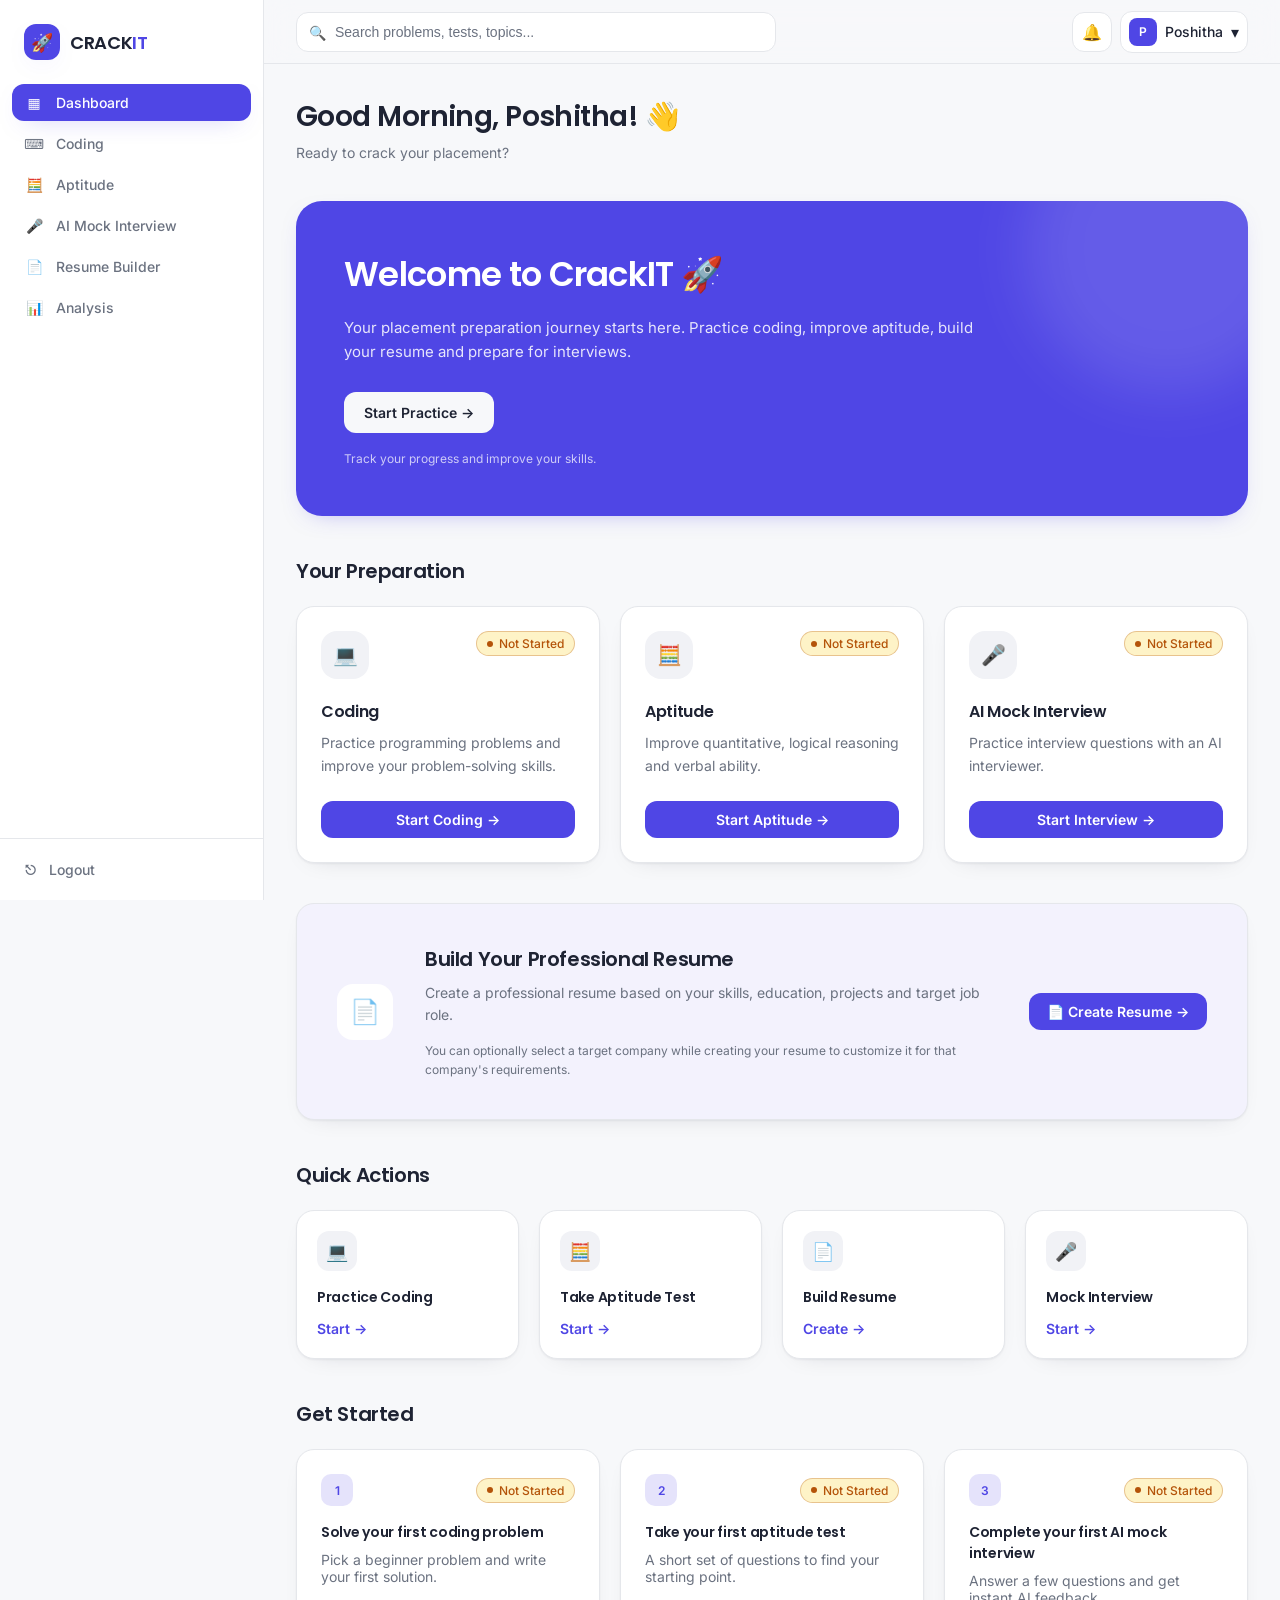
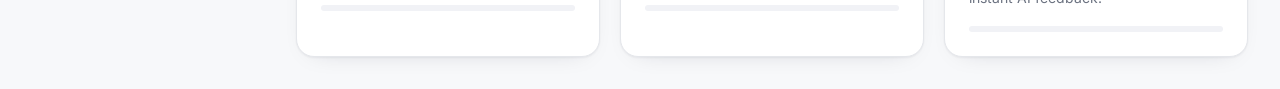
<file: public/static/index.html>
<!DOCTYPE html>
<html lang="en">
<head>
<meta charset="utf-8" />
<meta name="viewport" content="width=device-width, initial-scale=1" />
<title>Dashboard — CrackIT Placement Preparation</title>
<meta name="description" content="CrackIT dashboard: practice coding, aptitude, AI mock interviews and build a professional resume for placements." />
<meta property="og:title" content="Dashboard — CrackIT Placement Preparation" />
<meta property="og:description" content="CrackIT dashboard: practice coding, aptitude, AI mock interviews and build a professional resume for placements." />
<meta property="og:type" content="website" />
<meta name="twitter:card" content="summary_large_image" />
<link rel="icon" href="/favicon.ico" type="image/x-icon" />
<link rel="preconnect" href="https://fonts.googleapis.com" />
<link rel="preconnect" href="https://fonts.gstatic.com" crossorigin />
<link rel="stylesheet" href="https://fonts.googleapis.com/css2?family=Inter:wght@400;500;600&family=Poppins:wght@500;600;700&display=swap" />
<link rel="stylesheet" href="styles.css" />
<script src="app.js"></script>
</head>
<body>
<div class="layout">
  <div class="backdrop"></div>
  <aside class="sidebar">
    <div class="brand">
      <span class="brand-mark">🚀</span>
      <span class="brand-name">CRACK<span>IT</span></span>
    </div>
    <nav class="nav">
      <a href="index.html" class="active"><span class="ico">▦</span>Dashboard</a>
      <a href="coding.html"><span class="ico">⌨</span>Coding</a>
      <a href="aptitude.html"><span class="ico">🧮</span>Aptitude</a>
      <a href="ai-mock-interview.html"><span class="ico">🎤</span>AI Mock Interview</a>
      <a href="resume-builder.html"><span class="ico">📄</span>Resume Builder</a>
      <a href="analysis.html"><span class="ico">📊</span>Analysis</a>
    </nav>
    <div class="sidebar-footer">
      <!-- Login/logout hook: point this at your login page or auth script -->
      <button class="logout" type="button"><span class="ico">⎋</span>Logout</button>
    </div>
  </aside>

  <div class="content">
    <header class="topbar">
      <button class="menu-btn" type="button" aria-label="Open navigation">☰</button>
      <form class="search"><span class="search-ico">🔍</span><input type="search" placeholder="Search problems, tests, topics..." /></form>
      <div class="topbar-actions">
        <button class="icon-btn" type="button" aria-label="Notifications" data-dropdown="notif-menu">🔔</button>
        <div class="dropdown" id="notif-menu">
          <div class="label"><p>Notifications</p></div>
          <hr />
          <div class="empty">No notifications yet.<br />Start practicing to get updates.</div>
        </div>
        <button class="profile-btn" type="button" data-dropdown="profile-menu">
          <span class="avatar">P</span><span class="name">Poshitha</span><span>▾</span>
        </button>
        <div class="dropdown" id="profile-menu">
          <div class="label"><p>Poshitha</p><p>Placement aspirant</p></div>
          <hr />
          <a href="profile.html">👤 Profile</a>
          <a href="settings.html">⚙ Settings</a>
        </div>
      </div>
    </header>

    <main>
      <div class="container">
        <h1 class="page-title">Good Morning, Poshitha! 👋</h1>
        <p class="page-subtitle">Ready to crack your placement?</p>

        <section class="section hero">
          <div class="hero-inner">
            <h2>Welcome to CrackIT 🚀</h2>
            <p>Your placement preparation journey starts here. Practice coding, improve aptitude, build your resume and prepare for interviews.</p>
            <a class="btn btn-light" href="coding.html">Start Practice →</a>
            <p class="fine">Track your progress and improve your skills.</p>
          </div>
        </section>

        <section class="section">
          <h2 class="section-title">Your Preparation</h2>
          <div class="grid grid-3" style="margin-top:20px">
            <div class="card prep-card">
              <div class="row"><span class="tile">💻</span><span class="chip"><span class="dot"></span>Not Started</span></div>
              <h3>Coding</h3>
              <p>Practice programming problems and improve your problem-solving skills.</p>
              <a class="btn" href="coding.html">Start Coding →</a>
            </div>
            <div class="card prep-card">
              <div class="row"><span class="tile">🧮</span><span class="chip"><span class="dot"></span>Not Started</span></div>
              <h3>Aptitude</h3>
              <p>Improve quantitative, logical reasoning and verbal ability.</p>
              <a class="btn" href="aptitude.html">Start Aptitude →</a>
            </div>
            <div class="card prep-card">
              <div class="row"><span class="tile">🎤</span><span class="chip"><span class="dot"></span>Not Started</span></div>
              <h3>AI Mock Interview</h3>
              <p>Practice interview questions with an AI interviewer.</p>
              <a class="btn" href="ai-mock-interview.html">Start Interview →</a>
            </div>
          </div>
        </section>

        <section class="section card resume-card">
          <span class="tile">📄</span>
          <div style="flex:1;min-width:0">
            <h2>Build Your Professional Resume</h2>
            <p>Create a professional resume based on your skills, education, projects and target job role.</p>
            <p class="fine">You can optionally select a target company while creating your resume to customize it for that company's requirements.</p>
          </div>
          <a class="btn" href="resume-builder.html">📄 Create Resume →</a>
        </section>

        <section class="section">
          <h2 class="section-title">Quick Actions</h2>
          <div class="grid grid-4" style="margin-top:20px">
            <div class="card quick-card">
              <span class="tile sm">💻</span>
              <h3>Practice Coding</h3>
              <a class="link-action" href="coding.html">Start →</a>
            </div>
            <div class="card quick-card">
              <span class="tile sm">🧮</span>
              <h3>Take Aptitude Test</h3>
              <a class="link-action" href="aptitude.html">Start →</a>
            </div>
            <div class="card quick-card">
              <span class="tile sm">📄</span>
              <h3>Build Resume</h3>
              <a class="link-action" href="resume-builder.html">Create →</a>
            </div>
            <div class="card quick-card">
              <span class="tile sm">🎤</span>
              <h3>Mock Interview</h3>
              <a class="link-action" href="ai-mock-interview.html">Start →</a>
            </div>
          </div>
        </section>

        <section class="section">
          <h2 class="section-title">Get Started</h2>
          <div class="grid grid-3" style="margin-top:20px">
            <a class="card start-card" href="coding.html">
              <div class="row"><span class="num">1</span><span class="chip"><span class="dot"></span>Not Started</span></div>
              <h3>Solve your first coding problem</h3>
              <p>Pick a beginner problem and write your first solution.</p>
              <div class="progress"><span></span></div>
            </a>
            <a class="card start-card" href="aptitude.html">
              <div class="row"><span class="num">2</span><span class="chip"><span class="dot"></span>Not Started</span></div>
              <h3>Take your first aptitude test</h3>
              <p>A short set of questions to find your starting point.</p>
              <div class="progress"><span></span></div>
            </a>
            <a class="card start-card" href="ai-mock-interview.html">
              <div class="row"><span class="num">3</span><span class="chip"><span class="dot"></span>Not Started</span></div>
              <h3>Complete your first AI mock interview</h3>
              <p>Answer a few questions and get instant AI feedback.</p>
              <div class="progress"><span></span></div>
            </a>
          </div>
        </section>
      </div>
    </main>
  </div>
</div>
<div class="toast" id="toast"></div>
</body>
</html>
</file>
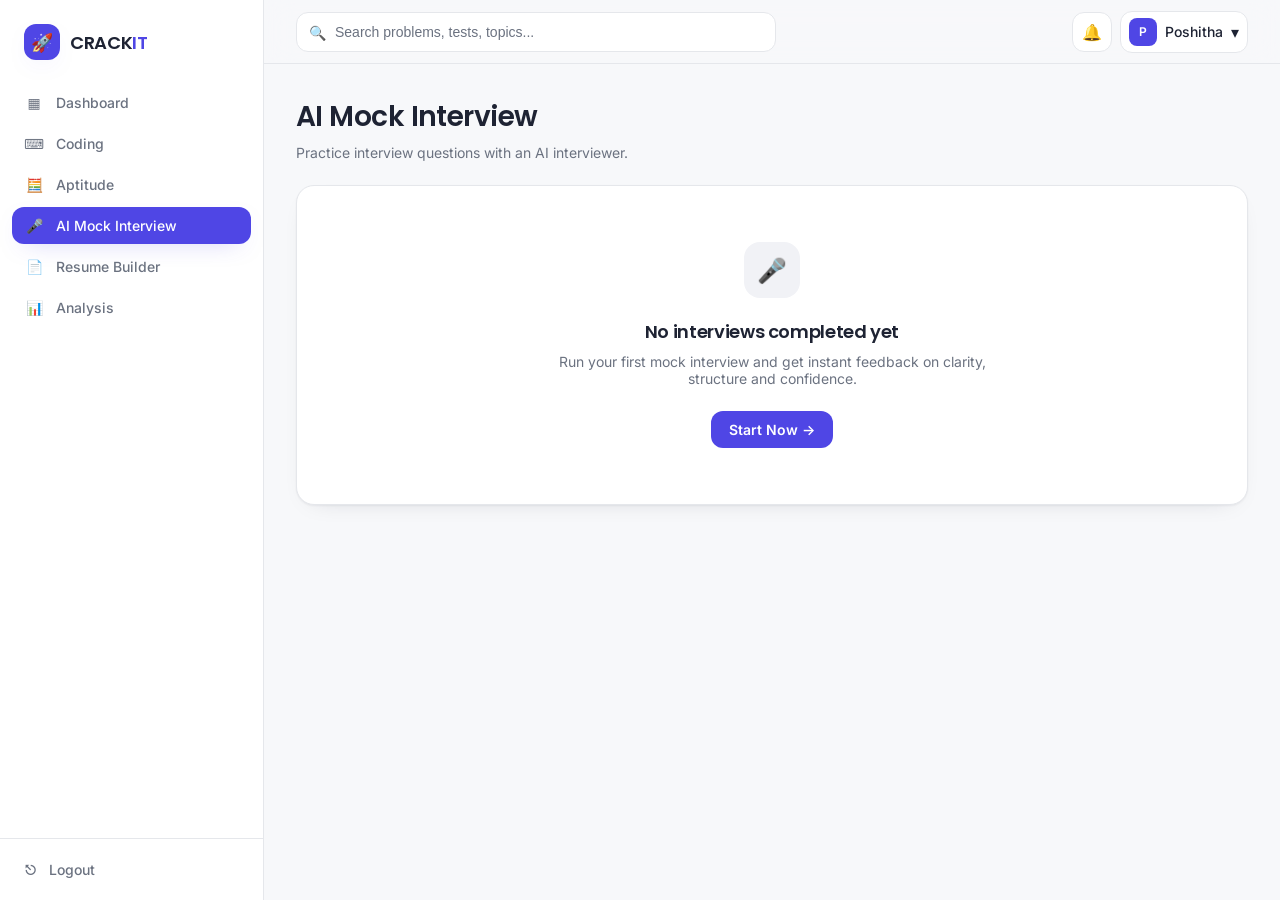
<file: public/static/ai-mock-interview.html>
<!DOCTYPE html>
<html lang="en">
<head>
<meta charset="utf-8" />
<meta name="viewport" content="width=device-width, initial-scale=1" />
<title>AI Mock Interview — CrackIT</title>
<meta name="description" content="Practice technical and HR interview questions with an AI interviewer on CrackIT." />
<meta property="og:title" content="AI Mock Interview — CrackIT" />
<meta property="og:description" content="Practice technical and HR interview questions with an AI interviewer on CrackIT." />
<meta property="og:type" content="website" />
<meta name="twitter:card" content="summary_large_image" />
<link rel="icon" href="/favicon.ico" type="image/x-icon" />
<link rel="preconnect" href="https://fonts.googleapis.com" />
<link rel="preconnect" href="https://fonts.gstatic.com" crossorigin />
<link rel="stylesheet" href="https://fonts.googleapis.com/css2?family=Inter:wght@400;500;600&family=Poppins:wght@500;600;700&display=swap" />
<link rel="stylesheet" href="styles.css" />
<script src="app.js"></script>
</head>
<body>
<div class="layout">
  <div class="backdrop"></div>
  <aside class="sidebar">
    <div class="brand">
      <span class="brand-mark">🚀</span>
      <span class="brand-name">CRACK<span>IT</span></span>
    </div>
    <nav class="nav">
      <a href="index.html"><span class="ico">▦</span>Dashboard</a>
      <a href="coding.html"><span class="ico">⌨</span>Coding</a>
      <a href="aptitude.html"><span class="ico">🧮</span>Aptitude</a>
      <a href="ai-mock-interview.html" class="active"><span class="ico">🎤</span>AI Mock Interview</a>
      <a href="resume-builder.html"><span class="ico">📄</span>Resume Builder</a>
      <a href="analysis.html"><span class="ico">📊</span>Analysis</a>
    </nav>
    <div class="sidebar-footer">
      <!-- Login/logout hook: point this at your login page or auth script -->
      <button class="logout" type="button"><span class="ico">⎋</span>Logout</button>
    </div>
  </aside>

  <div class="content">
    <header class="topbar">
      <button class="menu-btn" type="button" aria-label="Open navigation">☰</button>
      <form class="search"><span class="search-ico">🔍</span><input type="search" placeholder="Search problems, tests, topics..." /></form>
      <div class="topbar-actions">
        <button class="icon-btn" type="button" aria-label="Notifications" data-dropdown="notif-menu">🔔</button>
        <div class="dropdown" id="notif-menu">
          <div class="label"><p>Notifications</p></div>
          <hr />
          <div class="empty">No notifications yet.<br />Start practicing to get updates.</div>
        </div>
        <button class="profile-btn" type="button" data-dropdown="profile-menu">
          <span class="avatar">P</span><span class="name">Poshitha</span><span>▾</span>
        </button>
        <div class="dropdown" id="profile-menu">
          <div class="label"><p>Poshitha</p><p>Placement aspirant</p></div>
          <hr />
          <a href="profile.html">👤 Profile</a>
          <a href="settings.html">⚙ Settings</a>
        </div>
      </div>
    </header>

    <main>
      <div class="container">
        <h1 class="page-title">AI Mock Interview</h1>
        <p class="page-subtitle">Practice interview questions with an AI interviewer.</p>
        <div style="margin-top:24px">
          <div class="card empty-state">
            <span class="tile">🎤</span>
            <h2>No interviews completed yet</h2>
            <p>Run your first mock interview and get instant feedback on clarity, structure and confidence.</p>
            <button class="btn" type="button">Start Now →</button>
          </div>

        </div>
      </div>
    </main>
  </div>
</div>
<div class="toast" id="toast"></div>
</body>
</html>
</file>
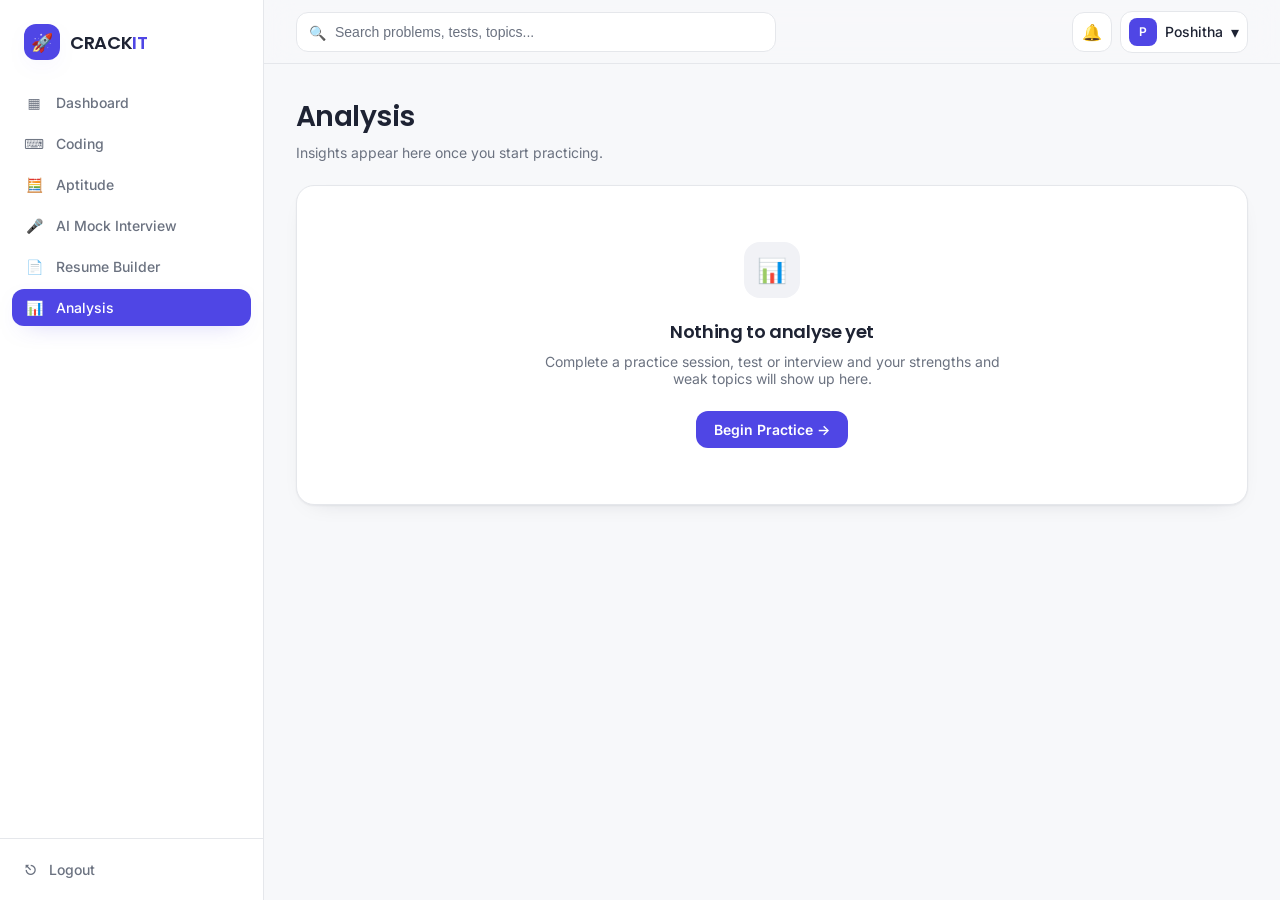
<file: public/static/analysis.html>
<!DOCTYPE html>
<html lang="en">
<head>
<meta charset="utf-8" />
<meta name="viewport" content="width=device-width, initial-scale=1" />
<title>Analysis — CrackIT</title>
<meta name="description" content="Track your strengths, weak topics and placement readiness over time on CrackIT." />
<meta property="og:title" content="Analysis — CrackIT" />
<meta property="og:description" content="Track your strengths, weak topics and placement readiness over time on CrackIT." />
<meta property="og:type" content="website" />
<meta name="twitter:card" content="summary_large_image" />
<link rel="icon" href="/favicon.ico" type="image/x-icon" />
<link rel="preconnect" href="https://fonts.googleapis.com" />
<link rel="preconnect" href="https://fonts.gstatic.com" crossorigin />
<link rel="stylesheet" href="https://fonts.googleapis.com/css2?family=Inter:wght@400;500;600&family=Poppins:wght@500;600;700&display=swap" />
<link rel="stylesheet" href="styles.css" />
<script src="app.js"></script>
</head>
<body>
<div class="layout">
  <div class="backdrop"></div>
  <aside class="sidebar">
    <div class="brand">
      <span class="brand-mark">🚀</span>
      <span class="brand-name">CRACK<span>IT</span></span>
    </div>
    <nav class="nav">
      <a href="index.html"><span class="ico">▦</span>Dashboard</a>
      <a href="coding.html"><span class="ico">⌨</span>Coding</a>
      <a href="aptitude.html"><span class="ico">🧮</span>Aptitude</a>
      <a href="ai-mock-interview.html"><span class="ico">🎤</span>AI Mock Interview</a>
      <a href="resume-builder.html"><span class="ico">📄</span>Resume Builder</a>
      <a href="analysis.html" class="active"><span class="ico">📊</span>Analysis</a>
    </nav>
    <div class="sidebar-footer">
      <!-- Login/logout hook: point this at your login page or auth script -->
      <button class="logout" type="button"><span class="ico">⎋</span>Logout</button>
    </div>
  </aside>

  <div class="content">
    <header class="topbar">
      <button class="menu-btn" type="button" aria-label="Open navigation">☰</button>
      <form class="search"><span class="search-ico">🔍</span><input type="search" placeholder="Search problems, tests, topics..." /></form>
      <div class="topbar-actions">
        <button class="icon-btn" type="button" aria-label="Notifications" data-dropdown="notif-menu">🔔</button>
        <div class="dropdown" id="notif-menu">
          <div class="label"><p>Notifications</p></div>
          <hr />
          <div class="empty">No notifications yet.<br />Start practicing to get updates.</div>
        </div>
        <button class="profile-btn" type="button" data-dropdown="profile-menu">
          <span class="avatar">P</span><span class="name">Poshitha</span><span>▾</span>
        </button>
        <div class="dropdown" id="profile-menu">
          <div class="label"><p>Poshitha</p><p>Placement aspirant</p></div>
          <hr />
          <a href="profile.html">👤 Profile</a>
          <a href="settings.html">⚙ Settings</a>
        </div>
      </div>
    </header>

    <main>
      <div class="container">
        <h1 class="page-title">Analysis</h1>
        <p class="page-subtitle">Insights appear here once you start practicing.</p>
        <div style="margin-top:24px">
          <div class="card empty-state">
            <span class="tile">📊</span>
            <h2>Nothing to analyse yet</h2>
            <p>Complete a practice session, test or interview and your strengths and weak topics will show up here.</p>
            <button class="btn" type="button">Begin Practice →</button>
          </div>

        </div>
      </div>
    </main>
  </div>
</div>
<div class="toast" id="toast"></div>
</body>
</html>
</file>
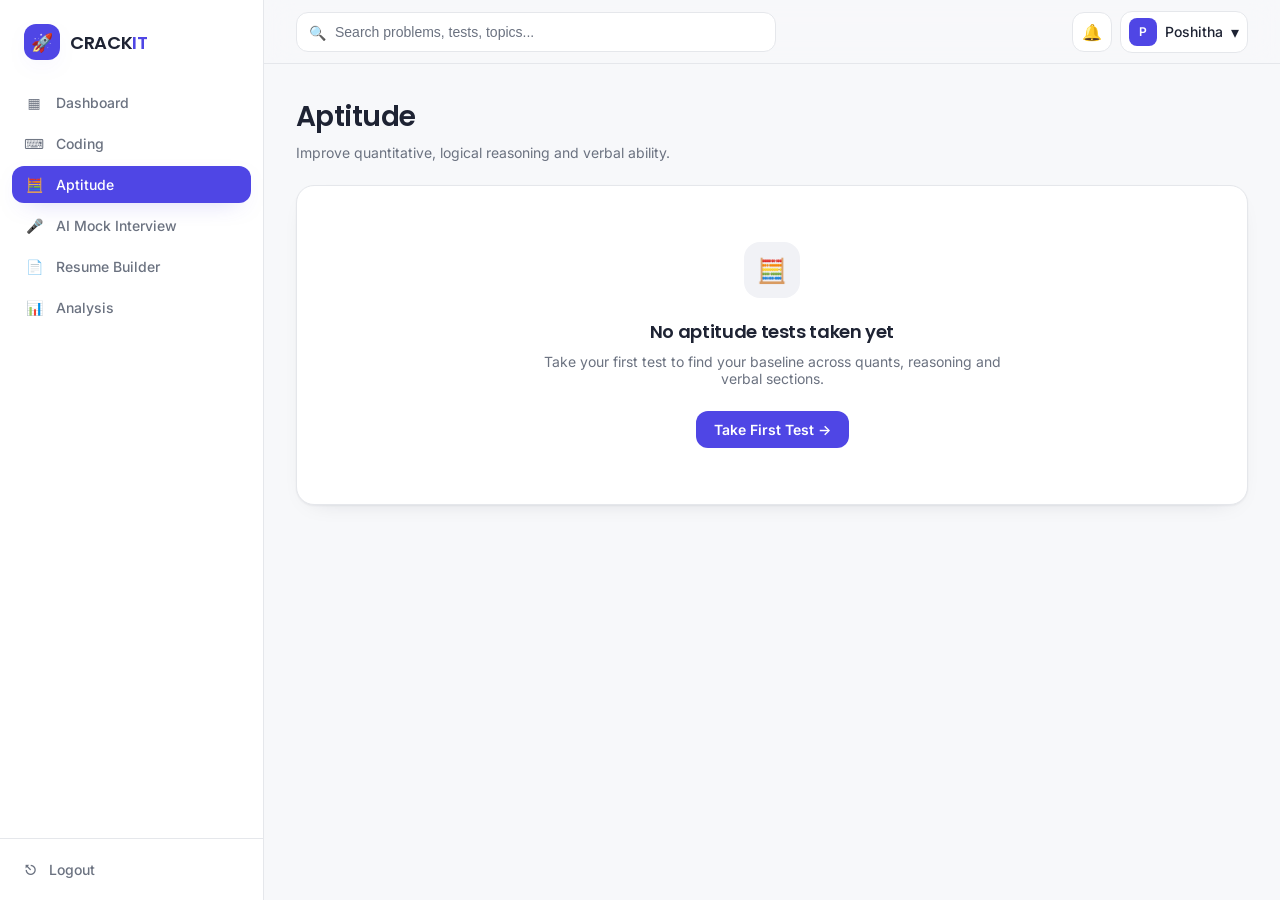
<file: public/static/aptitude.html>
<!DOCTYPE html>
<html lang="en">
<head>
<meta charset="utf-8" />
<meta name="viewport" content="width=device-width, initial-scale=1" />
<title>Aptitude Practice — CrackIT</title>
<meta name="description" content="Improve quantitative, logical reasoning and verbal ability for placement tests." />
<meta property="og:title" content="Aptitude Practice — CrackIT" />
<meta property="og:description" content="Improve quantitative, logical reasoning and verbal ability for placement tests." />
<meta property="og:type" content="website" />
<meta name="twitter:card" content="summary_large_image" />
<link rel="icon" href="/favicon.ico" type="image/x-icon" />
<link rel="preconnect" href="https://fonts.googleapis.com" />
<link rel="preconnect" href="https://fonts.gstatic.com" crossorigin />
<link rel="stylesheet" href="https://fonts.googleapis.com/css2?family=Inter:wght@400;500;600&family=Poppins:wght@500;600;700&display=swap" />
<link rel="stylesheet" href="styles.css" />
<script src="app.js"></script>
</head>
<body>
<div class="layout">
  <div class="backdrop"></div>
  <aside class="sidebar">
    <div class="brand">
      <span class="brand-mark">🚀</span>
      <span class="brand-name">CRACK<span>IT</span></span>
    </div>
    <nav class="nav">
      <a href="index.html"><span class="ico">▦</span>Dashboard</a>
      <a href="coding.html"><span class="ico">⌨</span>Coding</a>
      <a href="aptitude.html" class="active"><span class="ico">🧮</span>Aptitude</a>
      <a href="ai-mock-interview.html"><span class="ico">🎤</span>AI Mock Interview</a>
      <a href="resume-builder.html"><span class="ico">📄</span>Resume Builder</a>
      <a href="analysis.html"><span class="ico">📊</span>Analysis</a>
    </nav>
    <div class="sidebar-footer">
      <!-- Login/logout hook: point this at your login page or auth script -->
      <button class="logout" type="button"><span class="ico">⎋</span>Logout</button>
    </div>
  </aside>

  <div class="content">
    <header class="topbar">
      <button class="menu-btn" type="button" aria-label="Open navigation">☰</button>
      <form class="search"><span class="search-ico">🔍</span><input type="search" placeholder="Search problems, tests, topics..." /></form>
      <div class="topbar-actions">
        <button class="icon-btn" type="button" aria-label="Notifications" data-dropdown="notif-menu">🔔</button>
        <div class="dropdown" id="notif-menu">
          <div class="label"><p>Notifications</p></div>
          <hr />
          <div class="empty">No notifications yet.<br />Start practicing to get updates.</div>
        </div>
        <button class="profile-btn" type="button" data-dropdown="profile-menu">
          <span class="avatar">P</span><span class="name">Poshitha</span><span>▾</span>
        </button>
        <div class="dropdown" id="profile-menu">
          <div class="label"><p>Poshitha</p><p>Placement aspirant</p></div>
          <hr />
          <a href="profile.html">👤 Profile</a>
          <a href="settings.html">⚙ Settings</a>
        </div>
      </div>
    </header>

    <main>
      <div class="container">
        <h1 class="page-title">Aptitude</h1>
        <p class="page-subtitle">Improve quantitative, logical reasoning and verbal ability.</p>
        <div style="margin-top:24px">
          <div class="card empty-state">
            <span class="tile">🧮</span>
            <h2>No aptitude tests taken yet</h2>
            <p>Take your first test to find your baseline across quants, reasoning and verbal sections.</p>
            <button class="btn" type="button">Take First Test →</button>
          </div>

        </div>
      </div>
    </main>
  </div>
</div>
<div class="toast" id="toast"></div>
</body>
</html>
</file>
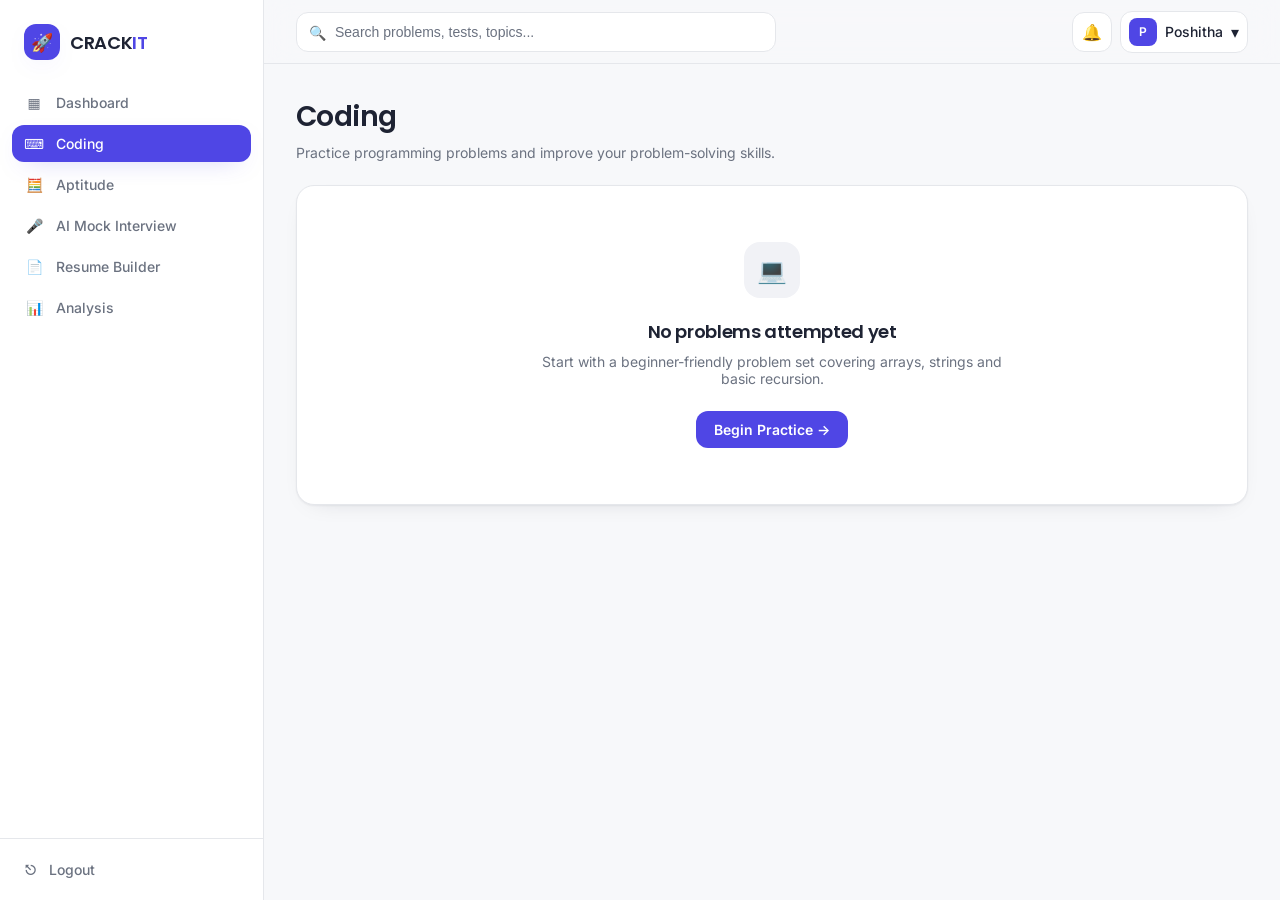
<file: public/static/coding.html>
<!DOCTYPE html>
<html lang="en">
<head>
<meta charset="utf-8" />
<meta name="viewport" content="width=device-width, initial-scale=1" />
<title>Coding Practice — CrackIT</title>
<meta name="description" content="Practice programming problems and sharpen your problem-solving skills on CrackIT." />
<meta property="og:title" content="Coding Practice — CrackIT" />
<meta property="og:description" content="Practice programming problems and sharpen your problem-solving skills on CrackIT." />
<meta property="og:type" content="website" />
<meta name="twitter:card" content="summary_large_image" />
<link rel="icon" href="/favicon.ico" type="image/x-icon" />
<link rel="preconnect" href="https://fonts.googleapis.com" />
<link rel="preconnect" href="https://fonts.gstatic.com" crossorigin />
<link rel="stylesheet" href="https://fonts.googleapis.com/css2?family=Inter:wght@400;500;600&family=Poppins:wght@500;600;700&display=swap" />
<link rel="stylesheet" href="styles.css" />
<script src="app.js"></script>
</head>
<body>
<div class="layout">
  <div class="backdrop"></div>
  <aside class="sidebar">
    <div class="brand">
      <span class="brand-mark">🚀</span>
      <span class="brand-name">CRACK<span>IT</span></span>
    </div>
    <nav class="nav">
      <a href="index.html"><span class="ico">▦</span>Dashboard</a>
      <a href="coding.html" class="active"><span class="ico">⌨</span>Coding</a>
      <a href="aptitude.html"><span class="ico">🧮</span>Aptitude</a>
      <a href="ai-mock-interview.html"><span class="ico">🎤</span>AI Mock Interview</a>
      <a href="resume-builder.html"><span class="ico">📄</span>Resume Builder</a>
      <a href="analysis.html"><span class="ico">📊</span>Analysis</a>
    </nav>
    <div class="sidebar-footer">
      <!-- Login/logout hook: point this at your login page or auth script -->
      <button class="logout" type="button"><span class="ico">⎋</span>Logout</button>
    </div>
  </aside>

  <div class="content">
    <header class="topbar">
      <button class="menu-btn" type="button" aria-label="Open navigation">☰</button>
      <form class="search"><span class="search-ico">🔍</span><input type="search" placeholder="Search problems, tests, topics..." /></form>
      <div class="topbar-actions">
        <button class="icon-btn" type="button" aria-label="Notifications" data-dropdown="notif-menu">🔔</button>
        <div class="dropdown" id="notif-menu">
          <div class="label"><p>Notifications</p></div>
          <hr />
          <div class="empty">No notifications yet.<br />Start practicing to get updates.</div>
        </div>
        <button class="profile-btn" type="button" data-dropdown="profile-menu">
          <span class="avatar">P</span><span class="name">Poshitha</span><span>▾</span>
        </button>
        <div class="dropdown" id="profile-menu">
          <div class="label"><p>Poshitha</p><p>Placement aspirant</p></div>
          <hr />
          <a href="profile.html">👤 Profile</a>
          <a href="settings.html">⚙ Settings</a>
        </div>
      </div>
    </header>

    <main>
      <div class="container">
        <h1 class="page-title">Coding</h1>
        <p class="page-subtitle">Practice programming problems and improve your problem-solving skills.</p>
        <div style="margin-top:24px">
          <div class="card empty-state">
            <span class="tile">💻</span>
            <h2>No problems attempted yet</h2>
            <p>Start with a beginner-friendly problem set covering arrays, strings and basic recursion.</p>
            <button class="btn" type="button">Begin Practice →</button>
          </div>

        </div>
      </div>
    </main>
  </div>
</div>
<div class="toast" id="toast"></div>
</body>
</html>
</file>
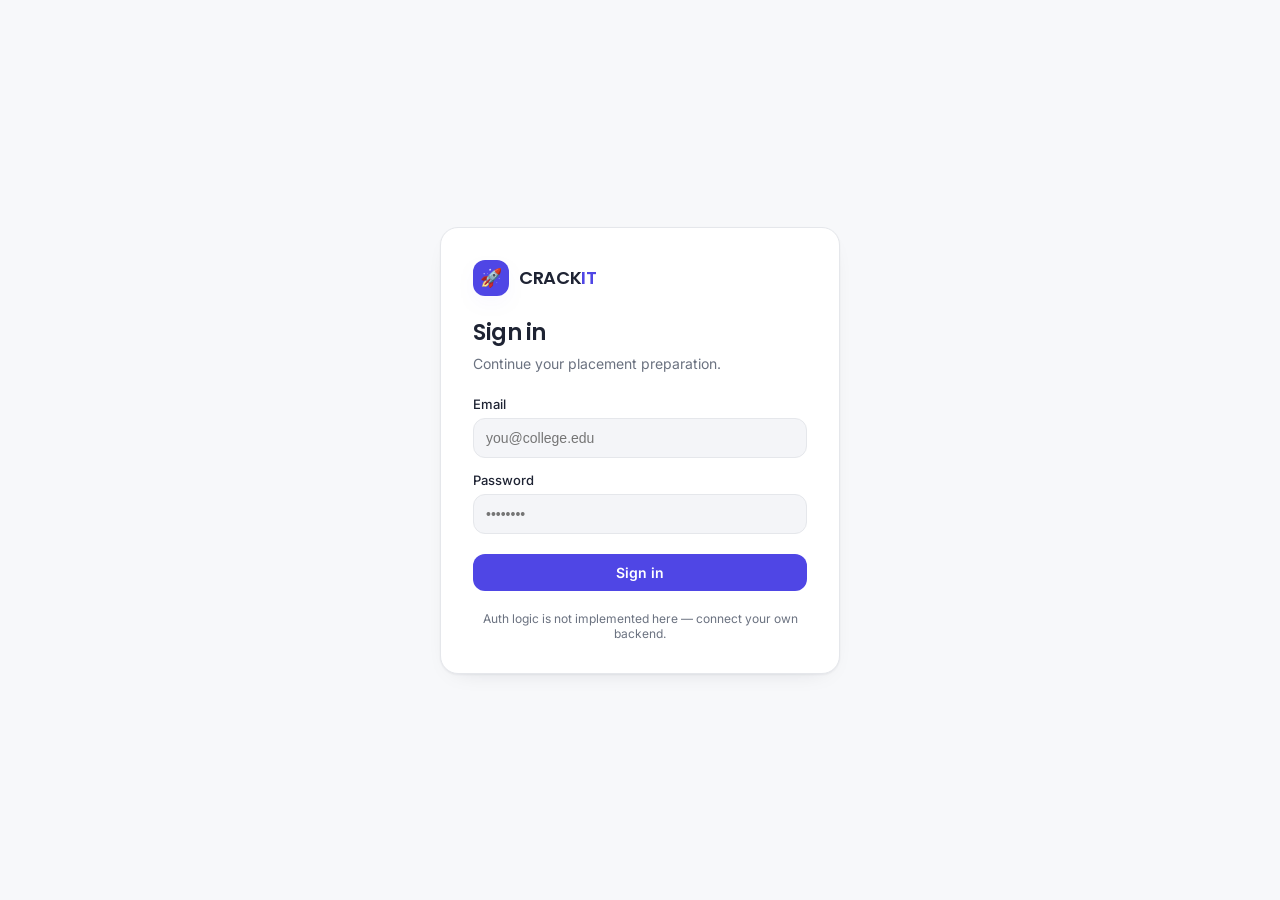
<file: public/static/login.html>
<!DOCTYPE html>
<html lang="en">
<head>
<meta charset="utf-8" />
<meta name="viewport" content="width=device-width, initial-scale=1" />
<title>Login — CrackIT</title>
<meta name="description" content="Sign in to CrackIT to continue your placement preparation." />
<meta property="og:title" content="Login — CrackIT" />
<meta property="og:description" content="Sign in to CrackIT to continue your placement preparation." />
<meta property="og:type" content="website" />
<meta name="twitter:card" content="summary_large_image" />
<link rel="icon" href="/favicon.ico" type="image/x-icon" />
<link rel="preconnect" href="https://fonts.googleapis.com" />
<link rel="preconnect" href="https://fonts.gstatic.com" crossorigin />
<link rel="stylesheet" href="https://fonts.googleapis.com/css2?family=Inter:wght@400;500;600&family=Poppins:wght@500;600;700&display=swap" />
<link rel="stylesheet" href="styles.css" />
<script src="app.js"></script>
</head>
<body>
  <!--
    PLACEHOLDER LOGIN PAGE for the auth teammate.
    Wire the form submit to your backend, then redirect to index.html on success.
    The dashboard's Logout button lives in app.js (".logout" handler) — point it back here.
  -->
  <main style="display:grid;place-items:center;min-height:100vh;padding:24px">
    <div class="card" style="width:100%;max-width:400px;padding:32px">
      <div class="brand" style="padding:0 0 20px">
        <span class="brand-mark">🚀</span>
        <span class="brand-name">CRACK<span>IT</span></span>
      </div>
      <h1 style="font-size:22px;font-weight:600">Sign in</h1>
      <p class="page-subtitle">Continue your placement preparation.</p>
      <form style="margin-top:24px;display:grid;gap:14px" action="index.html">
        <label style="display:grid;gap:6px">
          <span style="font-size:13px;font-weight:500">Email</span>
          <input type="email" name="email" required placeholder="you@college.edu"
            style="height:40px;padding:0 12px;border-radius:12px;border:1px solid var(--border);background:var(--card-elevated);color:var(--foreground);font-size:14px" />
        </label>
        <label style="display:grid;gap:6px">
          <span style="font-size:13px;font-weight:500">Password</span>
          <input type="password" name="password" required placeholder="••••••••"
            style="height:40px;padding:0 12px;border-radius:12px;border:1px solid var(--border);background:var(--card-elevated);color:var(--foreground);font-size:14px" />
        </label>
        <button class="btn btn-block" type="submit" style="margin-top:6px">Sign in</button>
      </form>
      <p class="note">Auth logic is not implemented here — connect your own backend.</p>
    </div>
  </main>
</body>
</html>
</file>
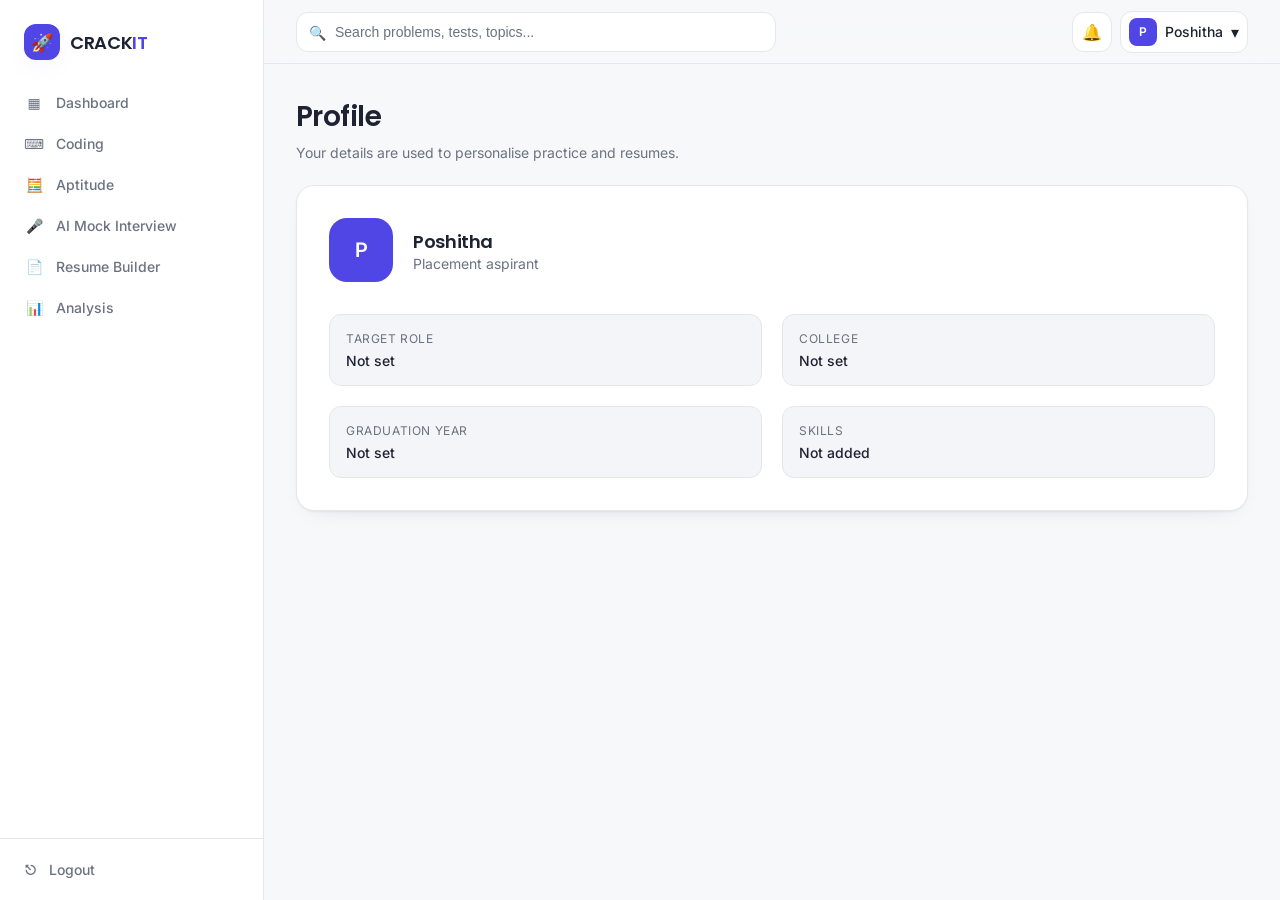
<file: public/static/profile.html>
<!DOCTYPE html>
<html lang="en">
<head>
<meta charset="utf-8" />
<meta name="viewport" content="width=device-width, initial-scale=1" />
<title>Profile — CrackIT</title>
<meta name="description" content="Manage your CrackIT profile, education details and target job role." />
<meta property="og:title" content="Profile — CrackIT" />
<meta property="og:description" content="Manage your CrackIT profile, education details and target job role." />
<meta property="og:type" content="website" />
<meta name="twitter:card" content="summary_large_image" />
<link rel="icon" href="/favicon.ico" type="image/x-icon" />
<link rel="preconnect" href="https://fonts.googleapis.com" />
<link rel="preconnect" href="https://fonts.gstatic.com" crossorigin />
<link rel="stylesheet" href="https://fonts.googleapis.com/css2?family=Inter:wght@400;500;600&family=Poppins:wght@500;600;700&display=swap" />
<link rel="stylesheet" href="styles.css" />
<script src="app.js"></script>
</head>
<body>
<div class="layout">
  <div class="backdrop"></div>
  <aside class="sidebar">
    <div class="brand">
      <span class="brand-mark">🚀</span>
      <span class="brand-name">CRACK<span>IT</span></span>
    </div>
    <nav class="nav">
      <a href="index.html"><span class="ico">▦</span>Dashboard</a>
      <a href="coding.html"><span class="ico">⌨</span>Coding</a>
      <a href="aptitude.html"><span class="ico">🧮</span>Aptitude</a>
      <a href="ai-mock-interview.html"><span class="ico">🎤</span>AI Mock Interview</a>
      <a href="resume-builder.html"><span class="ico">📄</span>Resume Builder</a>
      <a href="analysis.html"><span class="ico">📊</span>Analysis</a>
    </nav>
    <div class="sidebar-footer">
      <!-- Login/logout hook: point this at your login page or auth script -->
      <button class="logout" type="button"><span class="ico">⎋</span>Logout</button>
    </div>
  </aside>

  <div class="content">
    <header class="topbar">
      <button class="menu-btn" type="button" aria-label="Open navigation">☰</button>
      <form class="search"><span class="search-ico">🔍</span><input type="search" placeholder="Search problems, tests, topics..." /></form>
      <div class="topbar-actions">
        <button class="icon-btn" type="button" aria-label="Notifications" data-dropdown="notif-menu">🔔</button>
        <div class="dropdown" id="notif-menu">
          <div class="label"><p>Notifications</p></div>
          <hr />
          <div class="empty">No notifications yet.<br />Start practicing to get updates.</div>
        </div>
        <button class="profile-btn" type="button" data-dropdown="profile-menu">
          <span class="avatar">P</span><span class="name">Poshitha</span><span>▾</span>
        </button>
        <div class="dropdown" id="profile-menu">
          <div class="label"><p>Poshitha</p><p>Placement aspirant</p></div>
          <hr />
          <a href="profile.html">👤 Profile</a>
          <a href="settings.html">⚙ Settings</a>
        </div>
      </div>
    </header>

    <main>
      <div class="container">
        <h1 class="page-title">Profile</h1>
        <p class="page-subtitle">Your details are used to personalise practice and resumes.</p>
        <div class="card" style="margin-top:24px;padding:32px">
          <div class="profile-head">
            <span class="avatar-lg">P</span>
            <div><h2 style="font-size:18px;font-weight:600">Poshitha</h2><p style="font-size:14px;color:var(--muted-foreground)">Placement aspirant</p></div>
          </div>
          <div class="grid grid-2" style="margin-top:32px">
            <div class="field"><p class="k">Target role</p><p class="v">Not set</p></div>
            <div class="field"><p class="k">College</p><p class="v">Not set</p></div>
            <div class="field"><p class="k">Graduation year</p><p class="v">Not set</p></div>
            <div class="field"><p class="k">Skills</p><p class="v">Not added</p></div>
          </div>
        </div>
      </div>
    </main>
  </div>
</div>
<div class="toast" id="toast"></div>
</body>
</html>
</file>
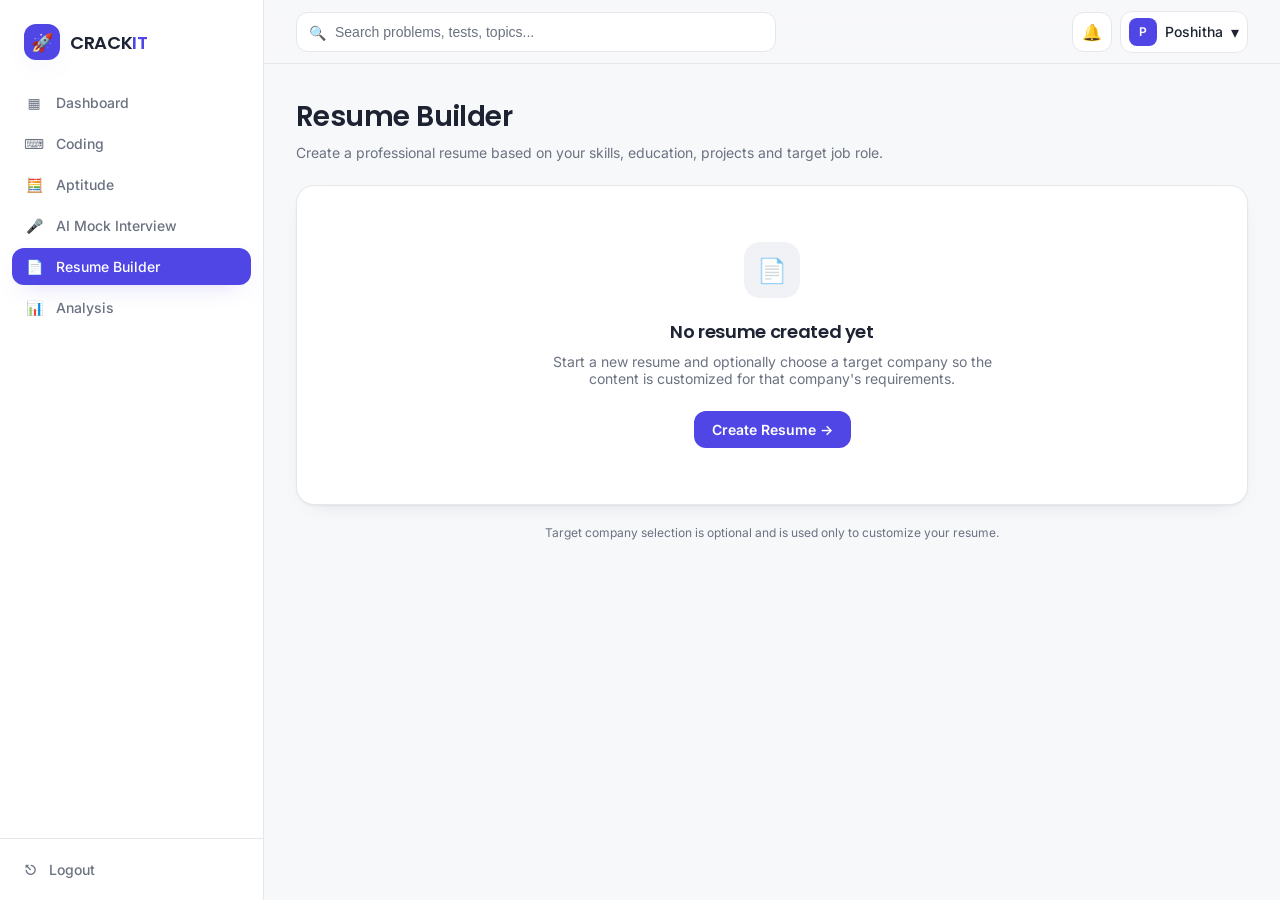
<file: public/static/resume-builder.html>
<!DOCTYPE html>
<html lang="en">
<head>
<meta charset="utf-8" />
<meta name="viewport" content="width=device-width, initial-scale=1" />
<title>Resume Builder — CrackIT</title>
<meta name="description" content="Build a professional placement resume from your skills, education, projects and target role." />
<meta property="og:title" content="Resume Builder — CrackIT" />
<meta property="og:description" content="Build a professional placement resume from your skills, education, projects and target role." />
<meta property="og:type" content="website" />
<meta name="twitter:card" content="summary_large_image" />
<link rel="icon" href="/favicon.ico" type="image/x-icon" />
<link rel="preconnect" href="https://fonts.googleapis.com" />
<link rel="preconnect" href="https://fonts.gstatic.com" crossorigin />
<link rel="stylesheet" href="https://fonts.googleapis.com/css2?family=Inter:wght@400;500;600&family=Poppins:wght@500;600;700&display=swap" />
<link rel="stylesheet" href="styles.css" />
<script src="app.js"></script>
</head>
<body>
<div class="layout">
  <div class="backdrop"></div>
  <aside class="sidebar">
    <div class="brand">
      <span class="brand-mark">🚀</span>
      <span class="brand-name">CRACK<span>IT</span></span>
    </div>
    <nav class="nav">
      <a href="index.html"><span class="ico">▦</span>Dashboard</a>
      <a href="coding.html"><span class="ico">⌨</span>Coding</a>
      <a href="aptitude.html"><span class="ico">🧮</span>Aptitude</a>
      <a href="ai-mock-interview.html"><span class="ico">🎤</span>AI Mock Interview</a>
      <a href="resume-builder.html" class="active"><span class="ico">📄</span>Resume Builder</a>
      <a href="analysis.html"><span class="ico">📊</span>Analysis</a>
    </nav>
    <div class="sidebar-footer">
      <!-- Login/logout hook: point this at your login page or auth script -->
      <button class="logout" type="button"><span class="ico">⎋</span>Logout</button>
    </div>
  </aside>

  <div class="content">
    <header class="topbar">
      <button class="menu-btn" type="button" aria-label="Open navigation">☰</button>
      <form class="search"><span class="search-ico">🔍</span><input type="search" placeholder="Search problems, tests, topics..." /></form>
      <div class="topbar-actions">
        <button class="icon-btn" type="button" aria-label="Notifications" data-dropdown="notif-menu">🔔</button>
        <div class="dropdown" id="notif-menu">
          <div class="label"><p>Notifications</p></div>
          <hr />
          <div class="empty">No notifications yet.<br />Start practicing to get updates.</div>
        </div>
        <button class="profile-btn" type="button" data-dropdown="profile-menu">
          <span class="avatar">P</span><span class="name">Poshitha</span><span>▾</span>
        </button>
        <div class="dropdown" id="profile-menu">
          <div class="label"><p>Poshitha</p><p>Placement aspirant</p></div>
          <hr />
          <a href="profile.html">👤 Profile</a>
          <a href="settings.html">⚙ Settings</a>
        </div>
      </div>
    </header>

    <main>
      <div class="container">
        <h1 class="page-title">Resume Builder</h1>
        <p class="page-subtitle">Create a professional resume based on your skills, education, projects and target job role.</p>
        <div style="margin-top:24px">
          <div class="card empty-state">
            <span class="tile">📄</span>
            <h2>No resume created yet</h2>
            <p>Start a new resume and optionally choose a target company so the content is customized for that company's requirements.</p>
            <button class="btn" type="button">Create Resume →</button>
          </div>
          <p class="note">Target company selection is optional and is used only to customize your resume.</p>
        </div>
      </div>
    </main>
  </div>
</div>
<div class="toast" id="toast"></div>
</body>
</html>
</file>
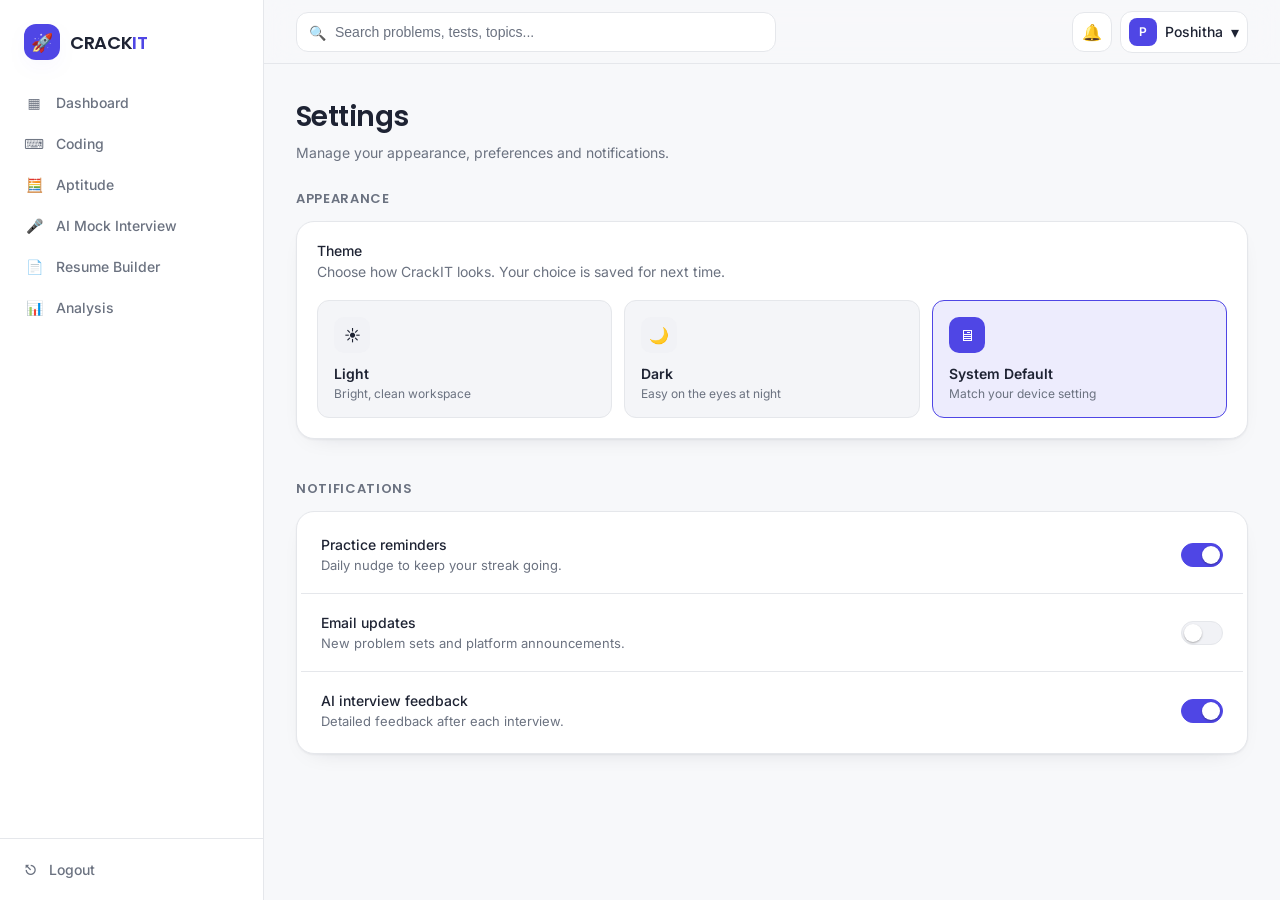
<file: public/static/settings.html>
<!DOCTYPE html>
<html lang="en">
<head>
<meta charset="utf-8" />
<meta name="viewport" content="width=device-width, initial-scale=1" />
<title>Settings — CrackIT</title>
<meta name="description" content="Control appearance, notifications, practice reminders and preferences in CrackIT." />
<meta property="og:title" content="Settings — CrackIT" />
<meta property="og:description" content="Control appearance, notifications, practice reminders and preferences in CrackIT." />
<meta property="og:type" content="website" />
<meta name="twitter:card" content="summary_large_image" />
<link rel="icon" href="/favicon.ico" type="image/x-icon" />
<link rel="preconnect" href="https://fonts.googleapis.com" />
<link rel="preconnect" href="https://fonts.gstatic.com" crossorigin />
<link rel="stylesheet" href="https://fonts.googleapis.com/css2?family=Inter:wght@400;500;600&family=Poppins:wght@500;600;700&display=swap" />
<link rel="stylesheet" href="styles.css" />
<script src="app.js"></script>
</head>
<body>
<div class="layout">
  <div class="backdrop"></div>
  <aside class="sidebar">
    <div class="brand">
      <span class="brand-mark">🚀</span>
      <span class="brand-name">CRACK<span>IT</span></span>
    </div>
    <nav class="nav">
      <a href="index.html"><span class="ico">▦</span>Dashboard</a>
      <a href="coding.html"><span class="ico">⌨</span>Coding</a>
      <a href="aptitude.html"><span class="ico">🧮</span>Aptitude</a>
      <a href="ai-mock-interview.html"><span class="ico">🎤</span>AI Mock Interview</a>
      <a href="resume-builder.html"><span class="ico">📄</span>Resume Builder</a>
      <a href="analysis.html"><span class="ico">📊</span>Analysis</a>
    </nav>
    <div class="sidebar-footer">
      <!-- Login/logout hook: point this at your login page or auth script -->
      <button class="logout" type="button"><span class="ico">⎋</span>Logout</button>
    </div>
  </aside>

  <div class="content">
    <header class="topbar">
      <button class="menu-btn" type="button" aria-label="Open navigation">☰</button>
      <form class="search"><span class="search-ico">🔍</span><input type="search" placeholder="Search problems, tests, topics..." /></form>
      <div class="topbar-actions">
        <button class="icon-btn" type="button" aria-label="Notifications" data-dropdown="notif-menu">🔔</button>
        <div class="dropdown" id="notif-menu">
          <div class="label"><p>Notifications</p></div>
          <hr />
          <div class="empty">No notifications yet.<br />Start practicing to get updates.</div>
        </div>
        <button class="profile-btn" type="button" data-dropdown="profile-menu">
          <span class="avatar">P</span><span class="name">Poshitha</span><span>▾</span>
        </button>
        <div class="dropdown" id="profile-menu">
          <div class="label"><p>Poshitha</p><p>Placement aspirant</p></div>
          <hr />
          <a href="profile.html">👤 Profile</a>
          <a href="settings.html">⚙ Settings</a>
        </div>
      </div>
    </header>

    <main>
      <div class="container">
        <h1 class="page-title">Settings</h1>
        <p class="page-subtitle">Manage your appearance, preferences and notifications.</p>

        <section class="section" style="margin-top:28px">
          <h2 class="eyebrow">Appearance</h2>
          <div class="card" style="margin-top:12px;padding:20px">
            <p style="font-size:14px;font-weight:500">Theme</p>
            <p style="margin-top:4px;font-size:14px;color:var(--muted-foreground)">Choose how CrackIT looks. Your choice is saved for next time.</p>
            <div class="grid grid-3" style="margin-top:20px;gap:12px">
              <button class="theme-option" type="button" data-theme-option="light" aria-pressed="false">
                <span class="tile">☀</span>
                <p class="t">Light</p>
                <p class="h">Bright, clean workspace</p>
              </button>
              <button class="theme-option" type="button" data-theme-option="dark" aria-pressed="false">
                <span class="tile">🌙</span>
                <p class="t">Dark</p>
                <p class="h">Easy on the eyes at night</p>
              </button>
              <button class="theme-option" type="button" data-theme-option="system" aria-pressed="false">
                <span class="tile">🖥</span>
                <p class="t">System Default</p>
                <p class="h">Match your device setting</p>
              </button>
            </div>
          </div>
        </section>

        <section class="section">
          <h2 class="eyebrow">Notifications</h2>
          <div class="card rows" style="margin-top:12px;padding:4px">
            <div><div><p class="t">Practice reminders</p><p class="d">Daily nudge to keep your streak going.</p></div><button class="switch" type="button" role="switch" aria-checked="true" aria-label="Practice reminders"></button></div>
            <div><div><p class="t">Email updates</p><p class="d">New problem sets and platform announcements.</p></div><button class="switch" type="button" role="switch" aria-checked="false" aria-label="Email updates"></button></div>
            <div><div><p class="t">AI interview feedback</p><p class="d">Detailed feedback after each interview.</p></div><button class="switch" type="button" role="switch" aria-checked="true" aria-label="AI interview feedback"></button></div>
          </div>
        </section>
      </div>
    </main>
  </div>
</div>
<div class="toast" id="toast"></div>
</body>
</html>
</file>
<file: public/static/styles.css>
/* CrackIT — plain CSS design system (light + dark) */

:root {
  --radius: 14px;

  --background: #f7f8fa;
  --foreground: #1e2333;
  --card: #ffffff;
  --card-elevated: #f4f5f8;
  --primary: #4f46e5;
  --primary-hover: #4338ca;
  --primary-foreground: #ffffff;
  --muted: #f1f2f6;
  --muted-foreground: #6b7280;
  --border: #e5e7eb;
  --sidebar: #ffffff;
  --warning: #b45309;
  --warning-bg: #fef3c7;
  --shadow-card: 0 1px 2px rgba(15, 23, 42, 0.05), 0 8px 24px -18px rgba(15, 23, 42, 0.25);
  --shadow-glow: 0 8px 24px -14px rgba(79, 70, 229, 0.5);
}

html.dark {
  --background: #0f172a;
  --foreground: #f5f6fa;
  --card: #17203a;
  --card-elevated: #1e2949;
  --primary: #6366f1;
  --primary-hover: #7275f5;
  --primary-foreground: #ffffff;
  --muted: #1e2949;
  --muted-foreground: #9aa3b8;
  --border: rgba(255, 255, 255, 0.11);
  --sidebar: #131c33;
  --warning: #fbbf24;
  --warning-bg: rgba(251, 191, 36, 0.12);
  --shadow-card: 0 1px 2px rgba(0, 0, 0, 0.25), 0 8px 24px -18px rgba(0, 0, 0, 0.6);
  --shadow-glow: 0 8px 24px -14px rgba(99, 102, 241, 0.55);
}

* {
  box-sizing: border-box;
  margin: 0;
  padding: 0;
}

body {
  background: var(--background);
  color: var(--foreground);
  font-family: "Inter", ui-sans-serif, system-ui, sans-serif;
  -webkit-font-smoothing: antialiased;
  min-height: 100vh;
}

h1, h2, h3, h4 {
  font-family: "Poppins", "Inter", sans-serif;
  letter-spacing: -0.02em;
}

a { color: inherit; text-decoration: none; }
button { font: inherit; cursor: pointer; border: none; background: none; color: inherit; }
ul { list-style: none; }

/* ---------- Layout ---------- */
.layout { display: flex; min-height: 100vh; }

.sidebar {
  position: fixed;
  inset: 0 auto 0 0;
  width: 264px;
  display: flex;
  flex-direction: column;
  background: var(--sidebar);
  border-right: 1px solid var(--border);
  z-index: 60;
}

.brand {
  display: flex;
  align-items: center;
  gap: 10px;
  padding: 24px;
}
.brand-mark {
  width: 36px; height: 36px;
  display: grid; place-items: center;
  border-radius: 12px;
  background: var(--primary);
  color: var(--primary-foreground);
  box-shadow: var(--shadow-glow);
  font-size: 18px;
}
.brand-name {
  font-family: "Poppins", sans-serif;
  font-size: 18px; font-weight: 600; letter-spacing: -0.02em;
}
.brand-name span { color: var(--primary); }

.nav { flex: 1; padding: 0 12px; overflow-y: auto; display: flex; flex-direction: column; gap: 4px; }
.nav a {
  display: flex; align-items: center; gap: 12px;
  padding: 10px 12px;
  border-radius: 12px;
  font-size: 14px; font-weight: 500;
  color: var(--muted-foreground);
  transition: background-color .18s ease, color .18s ease;
}
.nav a .ico { width: 20px; text-align: center; }
.nav a:hover { background: var(--muted); color: var(--foreground); }
.nav a.active {
  background: var(--primary);
  color: var(--primary-foreground);
  box-shadow: var(--shadow-glow);
}

.sidebar-footer { border-top: 1px solid var(--border); padding: 12px; }
.logout {
  display: flex; align-items: center; gap: 12px; width: 100%;
  padding: 10px 12px; border-radius: 12px;
  font-size: 14px; font-weight: 500; color: var(--muted-foreground);
}
.logout:hover { background: rgba(239, 68, 68, 0.12); color: #ef4444; }

.content { flex: 1; min-width: 0; display: flex; flex-direction: column; margin-left: 264px; }

.topbar {
  position: sticky; top: 0; z-index: 30;
  display: flex; align-items: center; gap: 12px;
  height: 64px; padding: 0 32px;
  background: color-mix(in srgb, var(--background) 88%, transparent);
  backdrop-filter: blur(14px);
  border-bottom: 1px solid var(--border);
}

.menu-btn {
  display: none;
  width: 36px; height: 36px;
  border: 1px solid var(--border); border-radius: 12px;
  color: var(--muted-foreground);
}

.search { position: relative; width: 100%; max-width: 480px; }
.search input {
  width: 100%; height: 40px;
  padding: 0 14px 0 38px;
  border-radius: 12px;
  border: 1px solid var(--border);
  background: var(--card);
  color: var(--foreground);
  font-size: 14px;
}
.search input::placeholder { color: var(--muted-foreground); }
.search input:focus { outline: 2px solid color-mix(in srgb, var(--primary) 50%, transparent); outline-offset: 0; }
.search .search-ico {
  position: absolute; left: 13px; top: 50%; transform: translateY(-50%);
  color: var(--muted-foreground); font-size: 14px;
}

.topbar-actions { margin-left: auto; display: flex; align-items: center; gap: 8px; position: relative; }
.icon-btn {
  width: 40px; height: 40px; display: grid; place-items: center;
  border: 1px solid var(--border); border-radius: 12px;
  background: var(--card); color: var(--muted-foreground);
}
.icon-btn:hover { color: var(--foreground); }

.profile-btn {
  display: flex; align-items: center; gap: 8px;
  padding: 6px 8px; border-radius: 12px;
  border: 1px solid var(--border); background: var(--card);
}
.profile-btn:hover { border-color: color-mix(in srgb, var(--primary) 50%, var(--border)); }
.avatar {
  width: 28px; height: 28px; display: grid; place-items: center;
  border-radius: 8px; background: var(--primary); color: var(--primary-foreground);
  font-size: 12px; font-weight: 600;
}
.profile-btn .name { font-size: 14px; font-weight: 500; }

.dropdown {
  position: absolute; top: 48px; right: 0;
  min-width: 220px; padding: 6px;
  background: var(--card); border: 1px solid var(--border);
  border-radius: 12px; box-shadow: var(--shadow-card);
  display: none;
}
.dropdown.open { display: block; }
.dropdown .label { padding: 8px 10px; }
.dropdown .label p:first-child { font-size: 14px; font-weight: 500; }
.dropdown .label p:last-child { font-size: 12px; color: var(--muted-foreground); }
.dropdown hr { border: none; border-top: 1px solid var(--border); margin: 4px 0; }
.dropdown a, .dropdown .empty {
  display: block; padding: 8px 10px; border-radius: 8px; font-size: 14px;
}
.dropdown a:hover { background: var(--muted); }
.dropdown .empty { color: var(--muted-foreground); text-align: center; padding: 24px 8px; font-size: 14px; }

main { flex: 1; padding: 32px; }
.container { max-width: 1200px; margin: 0 auto; }

/* ---------- Reusable pieces ---------- */
.page-title { font-size: 28px; font-weight: 600; }
.page-subtitle { margin-top: 6px; font-size: 14px; color: var(--muted-foreground); }
.section { margin-top: 40px; }
.section-title { font-size: 20px; font-weight: 600; }

.card {
  background: var(--card);
  border: 1px solid var(--border);
  border-radius: 18px;
  box-shadow: var(--shadow-card);
  transition: border-color .2s ease, box-shadow .2s ease;
}
.card:hover { border-color: color-mix(in srgb, var(--primary) 35%, var(--border)); box-shadow: var(--shadow-glow); }

.grid { display: grid; gap: 20px; }
.grid-3 { grid-template-columns: repeat(3, minmax(0, 1fr)); }
.grid-4 { grid-template-columns: repeat(4, minmax(0, 1fr)); }
.grid-2 { grid-template-columns: repeat(2, minmax(0, 1fr)); }

.tile {
  width: 48px; height: 48px; display: grid; place-items: center;
  border-radius: 16px; background: var(--muted); font-size: 20px;
}
.tile.sm { width: 40px; height: 40px; font-size: 18px; border-radius: 12px; }

.chip {
  display: inline-flex; align-items: center; gap: 6px;
  padding: 4px 10px; border-radius: 999px;
  background: var(--warning-bg); color: var(--warning);
  border: 1px solid color-mix(in srgb, var(--warning) 30%, transparent);
  font-size: 12px; font-weight: 500;
}
.chip .dot { width: 6px; height: 6px; border-radius: 999px; background: currentColor; }

.btn {
  display: inline-flex; align-items: center; justify-content: center; gap: 8px;
  padding: 10px 18px; border-radius: 12px;
  background: var(--primary); color: var(--primary-foreground);
  font-size: 14px; font-weight: 600;
  transition: background-color .18s ease, transform .18s ease;
}
.btn:hover { background: var(--primary-hover); }
.btn-light { background: var(--background); color: var(--foreground); padding: 12px 20px; }
.btn-light:hover { transform: scale(1.03); background: var(--background); }
.btn-block { width: 100%; }
.link-action { display: inline-flex; align-items: center; gap: 6px; font-size: 14px; font-weight: 600; color: var(--primary); }
.link-action:hover { opacity: .8; }

/* ---------- Dashboard ---------- */
.hero {
  position: relative; overflow: hidden;
  border-radius: 26px; padding: 48px;
  background: var(--primary); color: var(--primary-foreground);
  box-shadow: var(--shadow-glow);
}
.hero::after {
  content: ""; position: absolute; top: -96px; right: -64px;
  width: 288px; height: 288px; border-radius: 999px;
  background: rgba(255, 255, 255, 0.12); filter: blur(30px);
}
.hero-inner { position: relative; max-width: 640px; }
.hero h2 { font-size: 34px; font-weight: 600; }
.hero p { margin-top: 16px; font-size: 15px; line-height: 1.6; color: rgba(255,255,255,.86); }
.hero .fine { margin-top: 16px; font-size: 12px; color: rgba(255,255,255,.72); }
.hero .btn-light { margin-top: 28px; }

.prep-card { display: flex; flex-direction: column; padding: 24px; }
.prep-card .row { display: flex; align-items: flex-start; justify-content: space-between; }
.prep-card h3 { margin-top: 20px; font-size: 16px; font-weight: 600; }
.prep-card p { margin-top: 8px; flex: 1; font-size: 14px; line-height: 1.6; color: var(--muted-foreground); }
.prep-card .btn { margin-top: 24px; }

.resume-card {
  display: flex; align-items: center; gap: 32px;
  padding: 40px;
  background: color-mix(in srgb, var(--primary) 7%, var(--card));
}
.resume-card .tile { width: 56px; height: 56px; font-size: 24px; flex-shrink: 0; background: var(--card); }
.resume-card h2 { font-size: 20px; font-weight: 600; }
.resume-card p { margin-top: 8px; max-width: 640px; font-size: 14px; line-height: 1.6; color: var(--muted-foreground); }
.resume-card .fine { margin-top: 14px; font-size: 12px; }

.quick-card { padding: 20px; }
.quick-card h3 { margin-top: 16px; font-size: 14px; font-weight: 600; }
.quick-card .link-action { margin-top: 12px; }

.start-card { display: block; padding: 24px; }
.start-card .row { display: flex; align-items: center; justify-content: space-between; }
.start-card .num {
  width: 32px; height: 32px; display: grid; place-items: center;
  border-radius: 10px; font-size: 12px; font-weight: 600;
  background: color-mix(in srgb, var(--primary) 15%, transparent); color: var(--primary);
}
.start-card h3 { margin-top: 16px; font-size: 14px; font-weight: 600; }
.start-card p { margin-top: 8px; font-size: 14px; color: var(--muted-foreground); }
.progress { margin-top: 20px; height: 6px; border-radius: 999px; background: var(--muted); overflow: hidden; }
.progress span { display: block; height: 100%; width: 0; background: var(--primary); }

/* ---------- Empty state ---------- */
.empty-state {
  display: flex; flex-direction: column; align-items: center;
  padding: 56px 24px; text-align: center;
}
.empty-state .tile { width: 56px; height: 56px; font-size: 24px; }
.empty-state h2 { margin-top: 20px; font-size: 18px; font-weight: 600; }
.empty-state p { margin-top: 8px; max-width: 460px; font-size: 14px; color: var(--muted-foreground); }
.empty-state .btn { margin-top: 24px; }
.note { margin-top: 20px; text-align: center; font-size: 12px; color: var(--muted-foreground); }

/* ---------- Profile ---------- */
.profile-head { display: flex; flex-wrap: wrap; align-items: center; gap: 20px; }
.profile-head .avatar-lg {
  width: 64px; height: 64px; display: grid; place-items: center;
  border-radius: 18px; background: var(--primary); color: var(--primary-foreground);
  font-size: 20px; font-weight: 600;
}
.field { border: 1px solid var(--border); border-radius: 12px; background: var(--card-elevated); padding: 16px; }
.field .k { font-size: 12px; text-transform: uppercase; letter-spacing: .05em; color: var(--muted-foreground); }
.field .v { margin-top: 6px; font-size: 14px; font-weight: 500; }

/* ---------- Settings ---------- */
.eyebrow { font-size: 13px; font-weight: 600; text-transform: uppercase; letter-spacing: .05em; color: var(--muted-foreground); }
.theme-option {
  text-align: left; padding: 16px; border-radius: 12px;
  border: 1px solid var(--border); background: var(--card-elevated);
  transition: border-color .18s ease, background-color .18s ease;
}
.theme-option:hover { border-color: color-mix(in srgb, var(--primary) 40%, var(--border)); }
.theme-option[aria-pressed="true"] { border-color: var(--primary); background: color-mix(in srgb, var(--primary) 10%, transparent); }
.theme-option .tile { width: 36px; height: 36px; font-size: 16px; border-radius: 10px; }
.theme-option[aria-pressed="true"] .tile { background: var(--primary); color: var(--primary-foreground); }
.theme-option .t { margin-top: 12px; font-size: 14px; font-weight: 600; }
.theme-option .h { margin-top: 4px; font-size: 12px; color: var(--muted-foreground); }

.rows > div { display: flex; align-items: center; justify-content: space-between; gap: 24px; padding: 20px; }
.rows > div + div { border-top: 1px solid var(--border); }
.rows .t { font-size: 14px; font-weight: 500; }
.rows .d { margin-top: 4px; font-size: 13px; color: var(--muted-foreground); }

.switch {
  width: 42px; height: 24px; border-radius: 999px; background: var(--muted);
  position: relative; flex-shrink: 0; transition: background-color .18s ease;
  border: 1px solid var(--border);
}
.switch::after {
  content: ""; position: absolute; top: 2px; left: 2px;
  width: 18px; height: 18px; border-radius: 999px; background: var(--card);
  box-shadow: 0 1px 2px rgba(0,0,0,.3); transition: transform .18s ease;
}
.switch[aria-checked="true"] { background: var(--primary); border-color: var(--primary); }
.switch[aria-checked="true"]::after { transform: translateX(18px); background: #fff; }

/* ---------- Toast ---------- */
.toast {
  position: fixed; bottom: 24px; right: 24px; z-index: 100;
  padding: 12px 18px; border-radius: 12px;
  background: var(--card); color: var(--foreground);
  border: 1px solid var(--border); box-shadow: var(--shadow-card);
  font-size: 14px; opacity: 0; transform: translateY(8px);
  transition: opacity .2s ease, transform .2s ease; pointer-events: none;
}
.toast.show { opacity: 1; transform: translateY(0); }

/* ---------- Mobile ---------- */
.backdrop { display: none; position: fixed; inset: 0; z-index: 50; background: rgba(0,0,0,.5); }
.backdrop.open { display: block; }

@media (max-width: 1024px) {
  .sidebar { transform: translateX(-100%); transition: transform .2s ease; }
  .sidebar.open { transform: translateX(0); }
  .content { margin-left: 0; }
  .menu-btn { display: grid; place-items: center; }
  .topbar { padding: 0 16px; }
  main { padding: 24px 16px; }
  .grid-3, .grid-4 { grid-template-columns: repeat(2, minmax(0, 1fr)); }
  .resume-card { flex-direction: column; align-items: flex-start; padding: 28px; }
  .hero { padding: 32px; }
  .hero h2 { font-size: 26px; }
}

@media (max-width: 640px) {
  .grid-3, .grid-4, .grid-2 { grid-template-columns: minmax(0, 1fr); }
  .profile-btn .name { display: none; }
}
</file>
